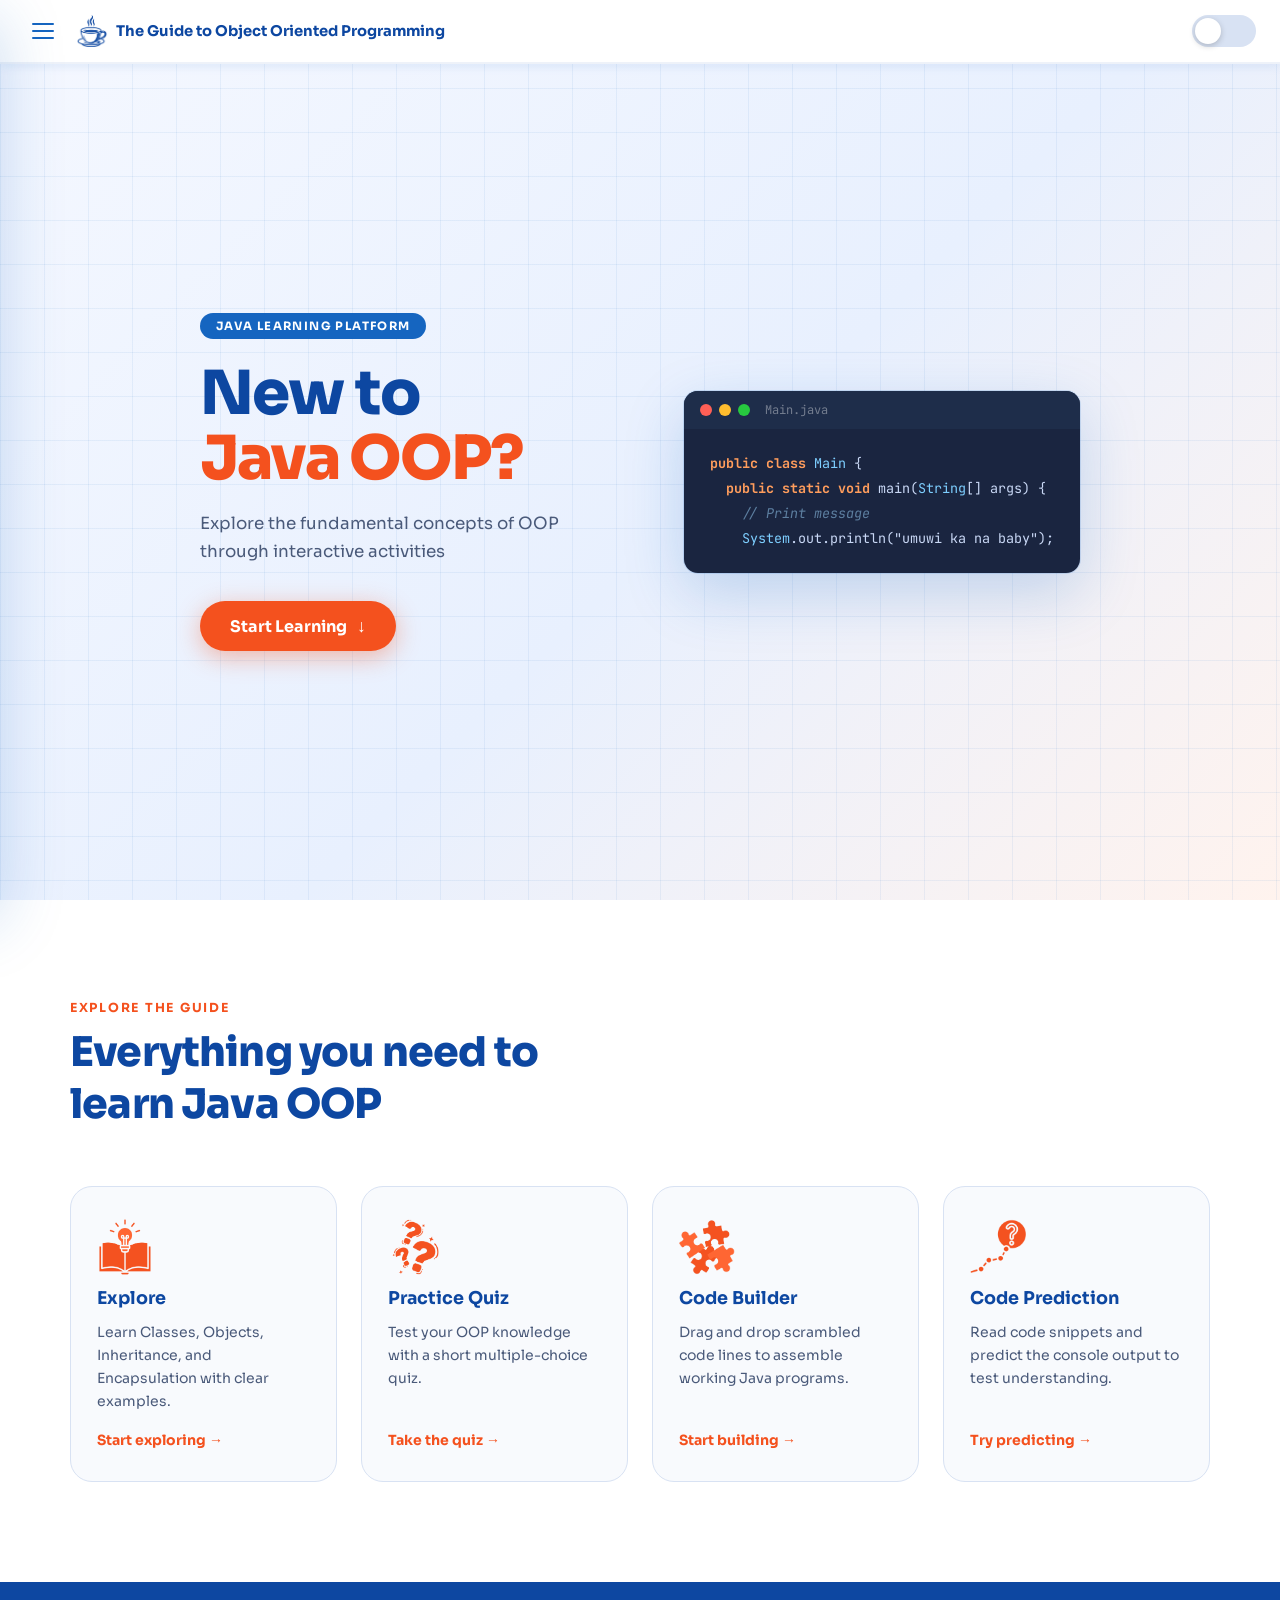
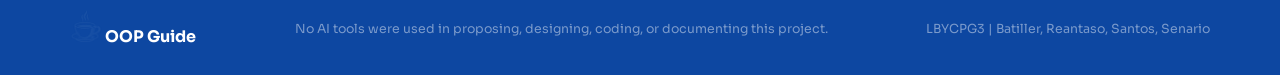
<file: html/index.html>
<!-- =============================================
  The Guide to Object Oriented Programming
  Purpose: Landing page introducing Java OOP concepts
  with hero section and feature navigation.
============================================= -->

<!DOCTYPE html>
<html lang="en">
<head>
  <!-- Meta Information -->
  <meta charset="UTF-8" />
  <meta name="viewport" content="width=device-width, initial-scale=1.0" />
  <title>The Guide to Object Oriented Programming</title>

  <!-- Fonts (JetBrains Mono for code, Sora for text) -->
  <link rel="preconnect" href="https://fonts.googleapis.com" />
  <link rel="preconnect" href="https://fonts.gstatic.com" crossorigin />
  <link href="https://fonts.googleapis.com/css2?family=JetBrains+Mono:wght@400;700&family=Sora:wght@300;400;600;700;800&display=swap" rel="stylesheet" />

  <!-- Stylesheets -->
  <link rel="stylesheet" href="../css/style.css" /> <!-- Global styles -->
  <link rel="stylesheet" id="darkmode-style" href="../css/darkmode.css" disabled /> <!-- Dark mode (toggleable) -->

  <!-- Favicon -->
  <link rel="icon" type="image/png" href="assets/logoDark.png">
</head>
<body>

  <!-- NAVBAR -->
  <!-- Dynamically injected navigation bar via navbar.js -->
  <div id="navbar-root"></div>

  <!-- HERO SECTION -->
  <!-- Landing section with background grid, title, subtitle, CTA button, and sample code window -->
  <section class="hero" id="hero">
    <div class="hero-bg-grid"></div>
    <div class="hero-content">
      <!-- Badge showing platform type -->
      <span class="hero-badge">Java Learning Platform</span>
      <!-- Main title with emphasis on Java OOP -->
      <h1 class="hero-title">New to<br><span class="hero-accent">Java OOP?</span></h1>
      <!-- Short description under the title -->
      <p class="hero-subtitle">Explore the fundamental concepts of OOP through interactive activities</p>
      <!-- Call-to-action button linking to features section -->
      <a href="#features" class="hero-btn">Start Learning <span class="btn-arrow">↓</span></a>
    </div>

    <!-- Hero visual: stylized code window with sample Java snippet -->
    <div class="hero-visual">
      <div class="code-window">
        <div class="code-window-bar">
          <!-- Red, yellow, green dots imitate a code editor window -->
          <span class="dot dot-red"></span>
          <span class="dot dot-yellow"></span>
          <span class="dot dot-green"></span>
          <span class="code-window-title">Main.java</span>
        </div>
        <div class="code-window-body">
          <!-- Sample Java code snippet demonstrating object creation and method call -->
          <span class="kw">public class</span> <span class="cn">Main</span> {<br>
          &nbsp;&nbsp;<span class="kw">public static void</span> main(<span class="cn">String</span>[] args) {<br>
          &nbsp;&nbsp;&nbsp;&nbsp;<span class="cm">// Print message</span><br>
          &nbsp;&nbsp;&nbsp;&nbsp;<span class="cn">System</span>.out.println(<span class="st">"umuwi ka na baby"</span>);<br>
        </div>
      </div>
    </div>
  </section>

  <!-- FEATURES SECTION -->
  <!-- Highlights the platform’s interactive learning modules -->
  <section class="features" id="features">
    <div class="features-inner">
      <p class="features-eyebrow">Explore the Guide</p>
      <h2 class="features-title">Everything you need to learn Java OOP</h2>
      <div class="cards-grid">

        <!-- Feature card: Explore -->
        <a href="oop.html" class="feature-card">
          <div class="feature-card-icon">
            <img src="assets/explore.png" alt="Explore Icon">
          </div>
          <h3 class="feature-card-title">Explore</h3>
          <p class="feature-card-desc">Learn Classes, Objects, Inheritance, and Encapsulation with clear examples.</p>
          <span class="feature-card-cta">Start exploring →</span>
        </a>

        <!-- Feature card: Practice Quiz -->
        <a href="quiz.html" class="feature-card">
          <div class="feature-card-icon">
            <img src="assets/practiceQuiz.png" alt="Practice Quiz Icon">
          </div>
          <h3 class="feature-card-title">Practice Quiz</h3>
          <p class="feature-card-desc">Test your OOP knowledge with a short multiple-choice quiz.</p>
          <span class="feature-card-cta">Take the quiz →</span>
        </a>

        <!-- Feature card: Code Builder -->
        <a href="dragdrop.html" class="feature-card">
          <div class="feature-card-icon">
            <img src="assets/codeBuilder.png" alt="Code Builder Icon">
          </div>
          <h3 class="feature-card-title">Code Builder</h3>
          <p class="feature-card-desc">Drag and drop scrambled code lines to assemble working Java programs.</p>
          <span class="feature-card-cta">Start building →</span>
        </a>

        <!-- Feature card: Code Prediction -->
        <a href="codeprediction.html" class="feature-card">
          <div class="feature-card-icon">
            <img src="assets/codePrediction.png" alt="Code Prediction Icon">
          </div>
          <h3 class="feature-card-title">Code Prediction</h3>
          <p class="feature-card-desc">Read code snippets and predict the console output to test understanding.</p>
          <span class="feature-card-cta">Try predicting →</span>
        </a>

      </div>
    </div>
  </section>

  <!-- FOOTER -->
  <!-- Dynamically injected footer via JS -->
  <div id="footer-root"></div>

  <!-- Scripts -->
  <!-- Navbar and main JS functionalities -->
  <script src="../js/navbar.js"></script>
  <script src="../js/main.js"></script>
</body>
</html>
</file>
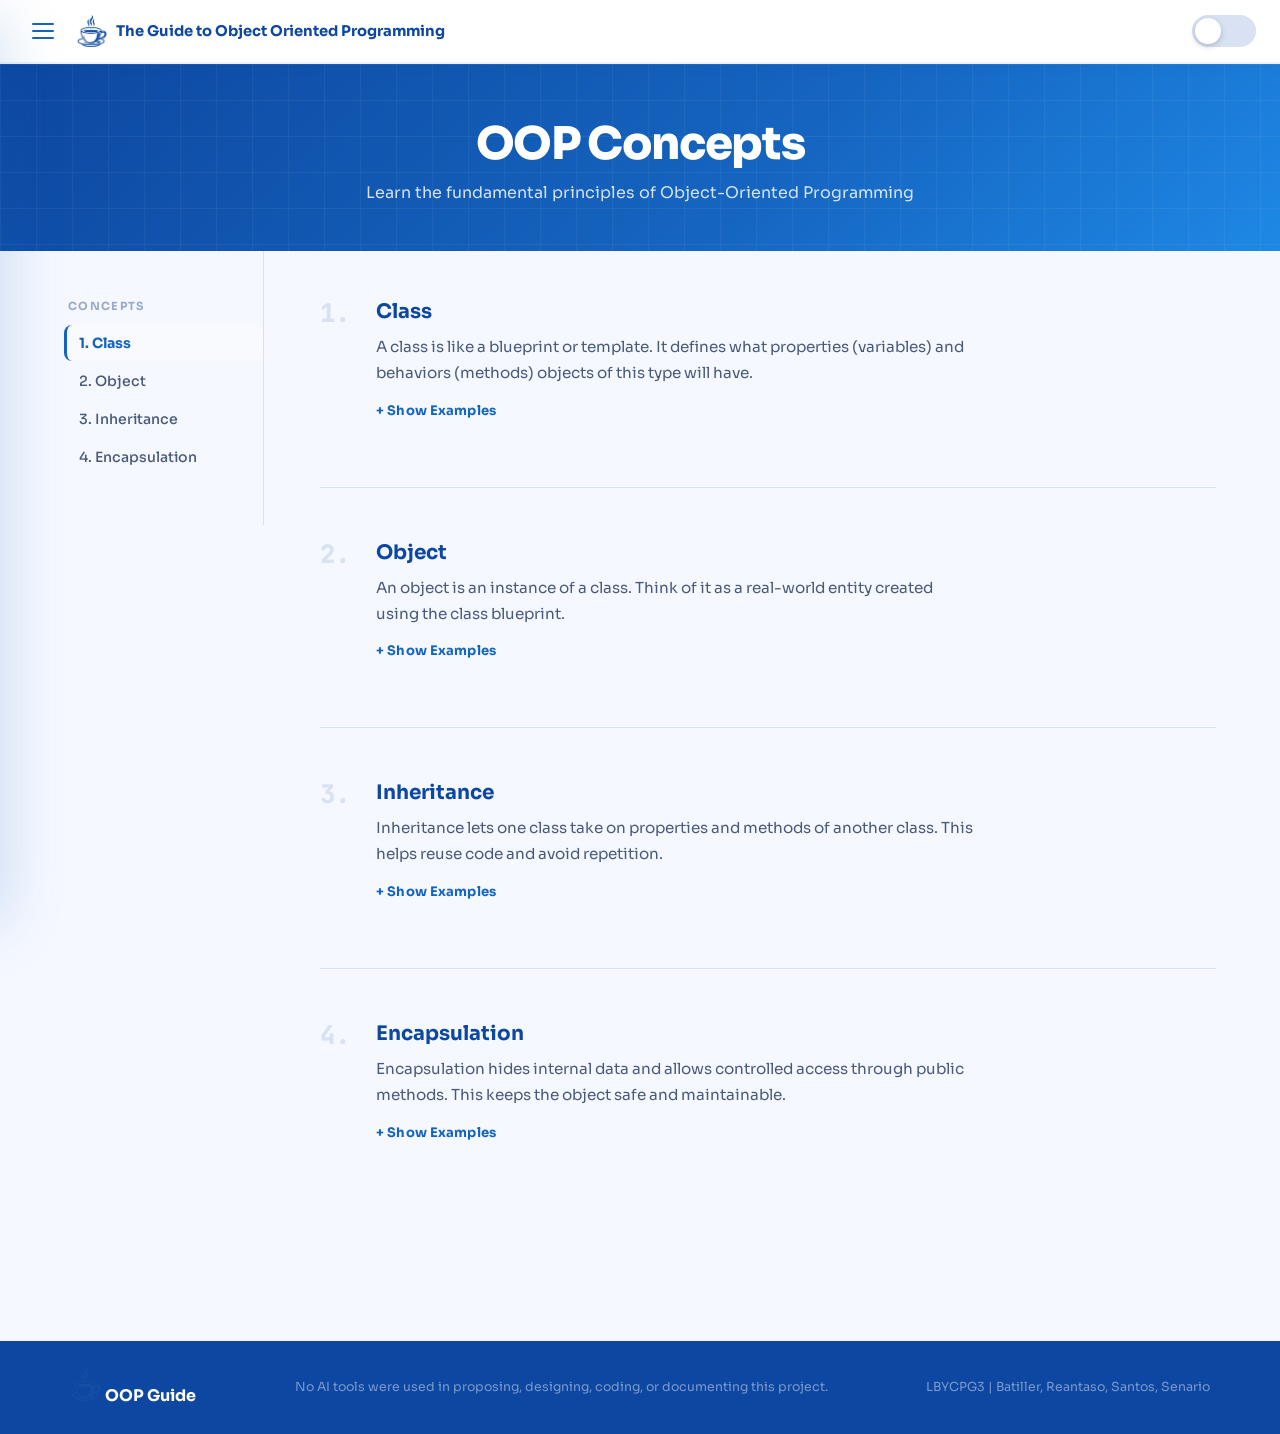
<file: html/oop.html>
<!DOCTYPE html>
<html lang="en">
<head>
  <meta charset="UTF-8" />
  <meta name="viewport" content="width=device-width, initial-scale=1.0" />
  <title>OOP Concepts — OOP Guide</title>
  <link rel="preconnect" href="https://fonts.googleapis.com" />
  <link rel="preconnect" href="https://fonts.gstatic.com" crossorigin />
  <link href="https://fonts.googleapis.com/css2?family=JetBrains+Mono:wght@400;700&family=Sora:wght@300;400;600;700;800&display=swap" rel="stylesheet" />
  <link rel="stylesheet" href="../css/style.css" />
  <link rel="stylesheet" href="../css/oop.css" />
  <link rel="stylesheet" id="darkmode-style" href="../css/darkmode.css" disabled />
  <link rel="icon" type="image/png" href="assets/logoDark.png">
</head>
<body>

<!-- NAVBAR -->
<!-- The navigation bar is injected here using navbar.js -->
<div id="navbar-root"></div>

<!-- PAGE BANNER HEADER -->
<header class="oop-banner-header">
  <h1>OOP Concepts</h1>
  <p class="lead">Learn the fundamental principles of Object-Oriented Programming</p>
</header>

<!-- PAGE LAYOUT -->
<div class="oop-layout">

  <!-- LEFT CONCEPT NAVIGATION -->
  <!-- Sidebar that lets users quickly jump to each OOP concept -->
  <aside class="concept-nav">
    <p class="concept-nav-label">Concepts</p>
    <a href="#class" class="concept-nav-item active">1. Class</a>
    <a href="#object" class="concept-nav-item">2. Object</a>
    <a href="#inheritance" class="concept-nav-item">3. Inheritance</a>
    <a href="#encapsulation" class="concept-nav-item">4. Encapsulation</a>
  </aside>

  <!-- MAIN CONTENT AREA -->
  <main class="oop-main">


    <!-- 1. CLASS SECTION -->
    <!-- Explains what a Class is and includes a toggleable example -->
    <section class="concept-section" id="class">
      <h2 class="concept-number">1.</h2>
      <div class="concept-body">
        <h3 class="concept-title">Class</h3>
        <p class="concept-desc">
          A class is like a blueprint or template. It defines what properties (variables) and behaviors (methods) objects of this type will have.
        </p>
        <!-- Button to show/hide example code -->
        <button class="show-btn" onclick="toggleExample('classExample', this)">
          + Show Examples
        </button>
        <!-- Example code block (hidden by default, toggled with button) -->
        <div class="example-block" id="classExample">
          <div class="code-block">
            <pre><span class="kw">class</span> <span class="cn">Car</span> {

    <span class="cn">String</span> brand;
    <span class="kw">int</span> speed;

    <span class="kw">void</span> drive() {
        System.out.println(<span class="str">"The car is moving"</span>);
    }

}</pre>
          </div>
        </div>
      </div>
    </section>

    <!-- 2. OBJECT SECTION -->
    <!-- Shows what an Object is, with a live example of using a Class -->
    <section class="concept-section" id="object">
      <h2 class="concept-number">2.</h2>
      <div class="concept-body">
        <h3 class="concept-title">Object</h3>
        <p class="concept-desc">
          An object is an instance of a class. Think of it as a real-world entity created using the class blueprint.
        </p>
        <button class="show-btn" onclick="toggleExample('objectExample', this)">
          + Show Examples
        </button>
        <div class="example-block" id="objectExample">
          <div class="code-block">
            <pre><span class="cn">Car</span> myCar = <span class="kw">new</span> <span class="cn">Car</span>();

myCar.brand = <span class="str">"Toyota"</span>;
myCar.speed = <span class="str">100</span>;

myCar.drive();</pre>
          </div>
        </div>
      </div>
    </section>

    <!-- 3. INHERITANCE SECTION -->
    <!-- Explains inheritance and how one class can extend another -->
    <section class="concept-section" id="inheritance">
      <h2 class="concept-number">3.</h2>
      <div class="concept-body">
        <h3 class="concept-title">Inheritance</h3>
        <p class="concept-desc">
          Inheritance lets one class take on properties and methods of another class. This helps reuse code and avoid repetition.
        </p>
        <button class="show-btn" onclick="toggleExample('inheritanceExample', this)">
          + Show Examples
        </button>
        <div class="example-block" id="inheritanceExample">
          <div class="code-block">
            <pre><span class="kw">class</span> <span class="cn">Animal</span> {

    <span class="kw">void</span> eat() {
        System.out.println(<span class="str">"This animal eats food"</span>);
    }

}

<span class="kw">class</span> <span class="cn">Dog</span> <span class="kw">extends</span> <span class="cn">Animal</span> {

    <span class="kw">void</span> bark() {
        System.out.println(<span class="str">"The dog barks"</span>);
    }

}</pre>
          </div>
        </div>
      </div>
    </section>

    <!-- 4. ENCAPSULATION SECTION -->
    <!-- Demonstrates encapsulation using private variables with getters and setters -->
    <section class="concept-section" id="encapsulation">
      <h2 class="concept-number">4.</h2>
      <div class="concept-body">
        <h3 class="concept-title">Encapsulation</h3>
        <p class="concept-desc">
          Encapsulation hides internal data and allows controlled access through public methods. This keeps the object safe and maintainable.
        </p>
        <button class="show-btn" onclick="toggleExample('encapsulationExample', this)">
          + Show Examples
        </button>
        <div class="example-block" id="encapsulationExample">
          <div class="code-block">
            <pre><span class="kw">class</span> <span class="cn">Person</span> {

    <span class="kw">private int</span> age;

    <span class="kw">public void</span> setAge(<span class="kw">int</span> a) {
        age = a;
    }

    <span class="kw">public int</span> getAge() {
        <span class="kw">return</span> age;
    }

}</pre>
          </div>
        </div>
      </div>
    </section>

  </main>
</div>

<div id="footer-root"></div>


<!-- SCRIPTS -->
<!-- Load JS files for navbar, page interactions, and OOP examples toggle -->
<script src="../js/navbar.js"></script>
<script src="../js/main.js"></script>
<script src="../js/oop.js"></script>
</file>
<file: css/style.css>
/* ---------- CSS VARIABLES ---------- */
:root {
  --java-blue:        #1565C0;
  --java-blue-light:  #1E88E5;
  --java-blue-dark:   #0D47A1;
  --java-orange:      #F4511E;
  --java-orange-light:#FF7043;
  --java-orange-dark: #BF360C;

  --white:      #FFFFFF;
  --off-white:  #F5F8FF;
  --gray-50:    #F8FAFD;
  --gray-100:   #EEF2F9;
  --gray-200:   #D8E2F3;
  --gray-400:   #9AAAC8;
  --gray-600:   #4A5A7A;
  --gray-800:   #1A2540;

  --nav-h:      64px;
  --sidebar-w:  272px;

  --r-sm: 8px;
  --r-md: 14px;
  --r-lg: 22px;

  --sh-sm: 0 2px 10px rgba(21,101,192,0.10);
  --sh-md: 0 8px 28px rgba(21,101,192,0.15);
  --sh-lg: 0 20px 60px rgba(21,101,192,0.22);

  --ease: 0.28s cubic-bezier(0.4,0,0.2,1);

  --font: 'Sora', sans-serif;
  --mono: 'JetBrains Mono', monospace;
}

/* ---------- RESET ---------- */
*, *::before, *::after {
  box-sizing: border-box;
  margin: 0;
  padding: 0;
}

html {
  scroll-behavior: smooth;
}

body {
  font-family: var(--font);
  background: var(--off-white);
  color: var(--gray-800);
  min-height: 100vh;
  overflow-x: hidden;
}

a {
  text-decoration: none;
  color: inherit;
}

/* =============================================
   SIDEBAR OVERLAY
   ============================================= */
.sidebar-overlay {
  position: fixed;
  inset: 0;
  background: rgba(13, 47, 100, 0.42);
  backdrop-filter: blur(3px);
  z-index: 200;
  opacity: 0;
  pointer-events: none;
  transition: opacity var(--ease);
}

.sidebar-overlay.active {
  opacity: 1;
  pointer-events: all;
}

/* =============================================
   SIDEBAR
   ============================================= */
.sidebar {
  position: fixed;
  top: 0;
  left: 0;
  height: 100%;
  width: var(--sidebar-w);
  background: var(--java-blue-dark);
  z-index: 300;
  display: flex;
  flex-direction: column;
  transform: translateX(calc(-1 * var(--sidebar-w)));
  transition: transform var(--ease);
  box-shadow: var(--sh-lg);
}

.sidebar.open {
  transform: translateX(0);
}

.sidebar-header {
  display: flex;
  align-items: center;
  justify-content: space-between;
  padding: 22px 20px 16px;
  border-bottom: 1px solid rgba(255, 255, 255, 0.10);
}

.sidebar-logo {
  display: flex;
  align-items: center;
  gap: 10px;
}

.sidebar-logo-icon {
  font-size: 1.4rem;
}

.sidebar-logo-text {
  font-family: var(--font);
  font-weight: 700;
  font-size: 1rem;
  color: var(--white);
  letter-spacing: 0.01em;
}

.sidebar-close {
  background: rgba(255, 255, 255, 0.10);
  border: none;
  color: var(--white);
  width: 34px;
  height: 34px;
  border-radius: 50%;
  cursor: pointer;
  font-size: 0.85rem;
  display: flex;
  align-items: center;
  justify-content: center;
  transition: background var(--ease);
}

.sidebar-close:hover {
  background: var(--java-orange);
}

.sidebar-nav {
  flex: 1;
  padding: 18px 12px;
  display: flex;
  flex-direction: column;
  gap: 4px;
  overflow-y: auto;
}

.sidebar-link {
  display: flex;
  align-items: center;
  gap: 12px;
  padding: 12px 14px;
  border-radius: var(--r-sm);
  color: rgba(255, 255, 255, 0.72);
  font-size: 0.92rem;
  font-weight: 500;
  transition: background var(--ease), color var(--ease);
}

.sidebar-link:hover {
  background: rgba(255, 255, 255, 0.10);
  color: var(--white);
}

.sidebar-link.active {
  background: var(--java-orange);
  color: var(--white);
  font-weight: 700;
}

/* ---------- IMAGE ICONS ---------- */
.sidebar-link-icon {
  width: 20px;
  height: 20px;
  object-fit: contain;
  flex-shrink: 0;
}

.feature-card-icon {
  width: 56px;
  height: 56px;
  display: flex;
  align-items: center;
  justify-content: center;
}

.feature-card-icon img {
  width: 100%;
  height: 100%;
  object-fit: contain;
}

.sidebar-footer {
  padding: 16px 20px;
  border-top: 1px solid rgba(255, 255, 255, 0.10);
}

.sidebar-footer p {
  color: rgba(255, 255, 255, 0.42);
  font-size: 0.75rem;
  line-height: 1.8;
}

/* =============================================
   TOP NAVBAR
   ============================================= */
.topnav {
  position: fixed;
  top: 0;
  left: 0;
  right: 0;
  height: var(--nav-h);
  background: var(--white);
  border-bottom: 2px solid var(--gray-100);
  z-index: 100;
  display: flex;
  align-items: center;
  justify-content: space-between;
  padding: 0 24px;
  gap: 16px;
  box-shadow: var(--sh-sm);
  transition: box-shadow var(--ease);
}

.topnav.scrolled {
  box-shadow: var(--sh-md);
}

.topnav-left {
  display: flex;
  align-items: center;
  gap: 14px;
  flex-shrink: 0;
}

.hamburger {
  background: none;
  border: none;
  cursor: pointer;
  width: 38px;
  height: 38px;
  display: flex;
  flex-direction: column;
  justify-content: center;
  align-items: center;
  gap: 5px;
  border-radius: var(--r-sm);
  padding: 6px;
  transition: background var(--ease);
  flex-shrink: 0;
}

.hamburger:hover {
  background: var(--gray-100);
}

.hamburger span {
  display: block;
  width: 22px;
  height: 2px;
  background: var(--java-blue);
  border-radius: 2px;
  transition: transform var(--ease), opacity var(--ease);
}

.topnav-brand {
  display: flex;
  align-items: center;
  gap: 8px;
  font-weight: 700;
  font-size: 0.92rem;
  color: var(--java-blue-dark);
}

.nav-logo {
  width: 32px;
  height: 32px;
  object-fit: contain;
  flex-shrink: 0;
}

.brand-text {
  display: none;
}

.topnav-links {
  display: none;
  align-items: center;
  gap: 4px;
  margin-left: auto;
}

.topnav-link {
  padding: 6px 14px;
  border-radius: 20px;
  font-size: 0.875rem;
  font-weight: 600;
  color: var(--gray-600);
  transition: background var(--ease), color var(--ease);
}

.topnav-link:hover {
  background: var(--gray-100);
  color: var(--java-blue);
}

.topnav-link.active {
  background: var(--java-blue);
  color: var(--white);
}

/* ---------- DARK MODE TOGGLE SWITCH ---------- */
/* The pill track */
.toggle-track {
  position: relative;
  width: 64px;
  height: 32px;
  border-radius: 32px;
  background: var(--gray-200);
  transition: background 0.35s ease;
  display: flex;
  align-items: center;
  padding: 0 5px;
  justify-content: space-between;
  border: none;
  cursor: pointer;
  outline: none;
  flex-shrink: 0;
}

/* Icon inside the track — sun on left, moon on right */
.toggle-track .icon-sun,
.toggle-track .icon-moon {
  font-size: 0.85rem;
  line-height: 1;
  z-index: 1;
  transition: opacity 0.3s ease;
  user-select: none;
}

.toggle-track .icon-sun  { opacity: 1; }
.toggle-track .icon-moon { opacity: 0.4; }

/* The sliding knob */
.toggle-knob {
  position: absolute;
  top: 3px;
  left: 3px;
  width: 26px;
  height: 26px;
  border-radius: 50%;
  background: var(--white);
  box-shadow: 0 2px 6px rgba(0,0,0,0.20);
  transition: transform 0.35s cubic-bezier(0.4,0,0.2,1), background 0.35s ease;
  z-index: 2;
}

/* =============================================
   HERO
   ============================================= */
.hero {
  min-height: 100vh;
  padding-top: var(--nav-h);
  display: flex;
  align-items: center;
  justify-content: center;
  gap: 64px;
  padding-left: 60px;
  padding-right: 60px;
  position: relative;
  background: linear-gradient(135deg, var(--off-white) 0%, #E8F0FE 55%, #FFF3EE 100%);
  overflow: hidden;
}

.hero-bg-grid {
  position: absolute;
  inset: 0;
  background-image:
    linear-gradient(rgba(21, 101, 192, 0.07) 1px, transparent 1px),
    linear-gradient(90deg, rgba(21, 101, 192, 0.07) 1px, transparent 1px);
  background-size: 44px 44px;
  pointer-events: none;
}

.hero-content {
  max-width: 500px;
  z-index: 1;
  animation: fadeSlideUp 0.65s ease both;
}

.hero-badge {
  display: inline-block;
  background: var(--java-blue);
  color: var(--white);
  font-size: 0.72rem;
  font-weight: 700;
  letter-spacing: 0.12em;
  text-transform: uppercase;
  padding: 6px 16px;
  border-radius: 20px;
  margin-bottom: 22px;
}

.hero-title {
  font-size: clamp(2.4rem, 5.5vw, 3.8rem);
  font-weight: 800;
  line-height: 1.08;
  color: var(--java-blue-dark);
  margin-bottom: 18px;
  letter-spacing: -0.03em;
}

.hero-accent {
  color: var(--java-orange);
}

.hero-subtitle {
  font-size: 1.05rem;
  color: var(--gray-600);
  line-height: 1.65;
  margin-bottom: 36px;
  font-weight: 400;
  max-width: 420px;
}

.hero-btn {
  display: inline-flex;
  align-items: center;
  gap: 10px;
  background: var(--java-orange);
  color: var(--white);
  font-family: var(--font);
  font-weight: 700;
  font-size: 1rem;
  padding: 14px 30px;
  border-radius: 50px;
  border: none;
  cursor: pointer;
  box-shadow: 0 6px 24px rgba(244, 81, 30, 0.38);
  transition: transform var(--ease), box-shadow var(--ease), background var(--ease);
}

.hero-btn:hover {
  background: var(--java-orange-dark);
  transform: translateY(-2px);
  box-shadow: 0 12px 36px rgba(244, 81, 30, 0.44);
}

.btn-arrow {
  font-size: 1.1rem;
  transition: transform var(--ease);
}

.hero-btn:hover .btn-arrow {
  transform: translateY(3px);
}

/* CODE WINDOW */
.hero-visual {
  z-index: 1;
  animation: fadeSlideUp 0.65s 0.18s ease both;
  flex-shrink: 0;
}

.code-window {
  background: var(--gray-800);
  border-radius: var(--r-md);
  overflow: hidden;
  box-shadow: var(--sh-lg), 0 0 0 1px rgba(21,101,192,0.15);
  min-width: 320px;
  max-width: 400px;
  animation: floatWindow 4s ease-in-out infinite;
}

@keyframes floatWindow {
  0%, 100% { transform: translateY(0); }
  50%       { transform: translateY(-10px); }
}

.code-window-bar {
  background: #1e2d4a;
  padding: 11px 16px;
  display: flex;
  align-items: center;
  gap: 7px;
}

.dot {
  width: 12px;
  height: 12px;
  border-radius: 50%;
}

.dot-red    { background: #FF5F56; }
.dot-yellow { background: #FFBD2E; }
.dot-green  { background: #27C93F; }

.code-window-title {
  font-family: var(--mono);
  font-size: 0.75rem;
  color: rgba(255,255,255,0.38);
  margin-left: 8px;
}

.code-window-body {
  font-family: var(--mono);
  font-size: 0.84rem;
  line-height: 1.85;
  padding: 22px 26px;
  color: #C9D8F5;
  overflow-x: auto;
}

.kw { color: #FF9D5C; font-weight: 700; }
.cn { color: #7ECFFF; }
.cm { color: #5d7fa0; font-style: italic; }

/* =============================================
   FEATURES SECTION
   ============================================= */
.features {
  background: var(--white);
  padding: 100px 60px;
}

.features-inner {
  max-width: 1140px;
  margin: 0 auto;
}

.features-eyebrow {
  font-size: 0.78rem;
  font-weight: 700;
  letter-spacing: 0.14em;
  text-transform: uppercase;
  color: var(--java-orange);
  margin-bottom: 10px;
}

.features-title {
  font-size: clamp(1.8rem, 3.2vw, 2.6rem);
  font-weight: 800;
  color: var(--java-blue-dark);
  margin-bottom: 56px;
  letter-spacing: -0.02em;
  max-width: 560px;
}

.cards-grid {
  display: grid;
  grid-template-columns: repeat(4, 1fr);
  gap: 24px;
}

.feature-card {
  background: var(--gray-50);
  border: 1.5px solid var(--gray-200);
  border-radius: var(--r-lg);
  padding: 32px 26px;
  display: flex;
  flex-direction: column;
  gap: 12px;
  position: relative;
  overflow: hidden;
  transition: transform var(--ease), box-shadow var(--ease), border-color var(--ease);
}

.feature-card::after {
  content: '';
  position: absolute;
  bottom: 0; left: 0; right: 0;
  height: 4px;
  background: linear-gradient(90deg, var(--java-blue), var(--java-orange));
  transform: scaleX(0);
  transform-origin: left;
  transition: transform var(--ease);
}

.feature-card:hover {
  transform: translateY(-6px);
  box-shadow: var(--sh-md);
  border-color: var(--java-blue-light);
}

.feature-card:hover::after {
  transform: scaleX(1);
}

.feature-card-title {
  font-size: 1.1rem;
  font-weight: 700;
  color: var(--java-blue-dark);
}

.feature-card-desc {
  font-size: 0.875rem;
  color: var(--gray-600);
  line-height: 1.65;
  flex: 1;
}

.feature-card-cta {
  font-size: 0.875rem;
  font-weight: 700;
  color: var(--java-orange);
  margin-top: 6px;
  display: inline-block;
  transition: letter-spacing var(--ease);
}

.feature-card:hover .feature-card-cta {
  letter-spacing: 0.03em;
}

/* =============================================
   FOOTER
   ============================================= */
.footer {
  background: var(--java-blue-dark);
  padding: 28px 60px;
}

.footer-inner {
  max-width: 1140px;
  margin: 0 auto;
  display: flex;
  align-items: center;
  justify-content: space-between;
  flex-wrap: wrap;
  gap: 10px;
}

.footer-logo {
  font-size: 1rem;
  font-weight: 700;
  color: var(--white);
}

.footer-credit {
  font-size: 0.78rem;
  color: rgba(255,255,255,0.45);
}

/* =============================================
   ANIMATIONS
   ============================================= */
@keyframes fadeSlideUp {
  from { opacity: 0; transform: translateY(30px); }
  to   { opacity: 1; transform: translateY(0); }
}

/* =============================================
   RESPONSIVE
   ============================================= */
@media (min-width: 960px) {
  .topnav-links { display: flex; }
  .brand-text   { display: inline; }
}

@media (max-width: 1024px) {
  .cards-grid { grid-template-columns: repeat(2, 1fr); }
}

@media (max-width: 860px) {
  .hero {
    flex-direction: column;
    padding: 100px 28px 70px;
    gap: 44px;
    text-align: center;
    min-height: auto;
  }
  .hero-subtitle  { margin-left: auto; margin-right: auto; }
  .hero-visual    { width: 100%; }
  .code-window    { max-width: 100%; min-width: unset; }
  .features       { padding: 70px 28px; }
  .footer         { padding: 24px 28px; }
  .footer-inner   { flex-direction: column; text-align: center; }
}

@media (max-width: 560px) {
  .cards-grid   { grid-template-columns: 1fr; }
  .darkmode-btn { display: none; }
}
</file>
<file: css/darkmode.css>
/* =============================================
   CPG3 OOP GUIDE — darkmode.css
   Purpose: Defines the dark theme styles for the
   entire application, prioritizing readability,
   contrast, and UI consistency across components.
   ============================================= */

/* ---------- BASE STYLES ----------
   Applies global dark background and default text color
---------------------------------- */
body {
  background: #111827;
  color: #e2e8f0;
}

/* ---------- TOP NAVIGATION ----------
   Styles for the fixed top navigation bar and its elements
-------------------------------------- */
.topnav {
  background: #0f172a;
  border-bottom-color: #1e293b;
  box-shadow: 0 2px 10px rgba(0,0,0,0.4);
}

.topnav-brand      { color: #e2e8f0; }
.hamburger span    { background: #94b4d4; }

/* Navigation links (default, hover, active states) */
.topnav-link       { color: #94b4d4; }
.topnav-link:hover { background: rgba(148,180,212,0.12); color: #e2e8f0; }
.topnav-link.active { background: #1d4ed8; color: #ffffff; }

/* Dark mode toggle button */
.darkmode-btn {
  border-color: #1e293b;
  color: #94b4d4;
}
.darkmode-btn:hover {
  border-color: #3b82f6;
  color: #e2e8f0;
  background: rgba(59,130,246,0.12);
}

/* ---------- SIDEBAR ----------
   Off-canvas sidebar navigation and overlay
---------------------------------- */
.sidebar              { background: #0f172a; }
.sidebar-header       { border-bottom-color: #1e293b; }
.sidebar-logo-text    { color: #e2e8f0; }

/* Close button */
.sidebar-close        { background: rgba(255,255,255,0.08); color: #94b4d4; }
.sidebar-close:hover  { background: #f4511e; color: #fff; }

/* Sidebar links */
.sidebar-link         { color: #94b4d4; }
.sidebar-link:hover   { background: rgba(255,255,255,0.08); color: #e2e8f0; }
.sidebar-link.active  { background: #1d4ed8; color: #ffffff; }

/* Footer and overlay */
.sidebar-footer       { border-top-color: #1e293b; }
.sidebar-footer p     { color: #475569; }
.sidebar-overlay      { background: rgba(0,0,0,0.65); }

/* ---------- HERO SECTION ----------
   Landing section with gradient + grid overlay
---------------------------------- */
.hero {
  background: linear-gradient(135deg, #0f172a 0%, #111827 55%, #1c1007 100%);
}

/* Subtle grid background effect */
.hero-bg-grid {
  background-image:
    linear-gradient(rgba(59,130,246,0.07) 1px, transparent 1px),
    linear-gradient(90deg, rgba(59,130,246,0.07) 1px, transparent 1px);
}

/* Hero text styles */
.hero-badge    { background: #1d4ed8; color: #ffffff; }
.hero-title    { color: #f1f5f9; }
.hero-accent   { color: #fb923c; }
.hero-subtitle { color: #94b4d4; }

/* ---------- FEATURES SECTION ----------
   Card-based layout for feature highlights
---------------------------------- */
.features            { background: #0f172a; }
.features-eyebrow    { color: #fb923c; }
.features-title      { color: #f1f5f9; }
.features-subtitle   { color: #94b4d4; }

/* Feature cards */
.feature-card            { background: #1e293b; border-color: #334155; }
.feature-card:hover      { border-color: #3b82f6; box-shadow: 0 8px 28px rgba(0,0,0,0.4); }
.feature-card-title      { color: #f1f5f9; }
.feature-card-desc       { color: #94a3b8; }
.feature-card-cta        { color: #fb923c; }

/* ---------- OOP CONTENT PAGE ----------
   Layout for concept navigation and sections
---------------------------------- */

/* Side navigation */
.concept-nav             { border-right-color: #1e293b; }
.concept-nav-label       { color: #475569; }
.concept-nav-item        { color: #94a3b8; }
.concept-nav-item:hover  { background: #1e293b; color: #e2e8f0; }
.concept-nav-item.active {
  background: #1e293b;
  color: #93c5fd;
  border-left-color: #3b82f6;
}

/* Page header */
.oop-page-header         { border-bottom-color: #1e293b; }
.oop-page-title          { color: #f1f5f9; }
.oop-page-subtitle       { color: #94a3b8; }

/* Concept sections */
.concept-section         { border-bottom-color: #1e293b; }
.concept-number          { color: #334155; }
.concept-title           { color: #f1f5f9; }
.concept-desc            { color: #94a3b8; }

/* Expand/collapse button */
.show-btn                { color: #60a5fa; }
.show-btn:hover          { color: #fb923c; }

/* Code block styling (dark mode adaptation) */
.code-block {
  background: #1e293b;
  border-color: #334155;
  border-left-color: #3b82f6;
}
.code-block pre { color: #e2e8f0; }

/* Syntax highlighting */
.kw  { color: #93c5fd; }   /* keywords */
.cn  { color: #7dd3fc; }   /* class names */
.str { color: #86efac; }   /* strings */
.cm  { color: #64748b; }   /* comments */

/* ---------- TOGGLE SWITCH ----------
   Dark mode state for toggle component
---------------------------------- */
.toggle-track        { background: #1a1a1a; }
.toggle-track .icon-sun  { opacity: 0.35; }
.toggle-track .icon-moon { opacity: 1; }

/* Knob shifts right when dark mode is active */
.toggle-track .toggle-knob {
  transform: translateX(32px);
  background: #f0f0f0;
}

/* ---------- FOOTER ----------
   Footer styling consistent with dark theme
---------------------------------- */
.footer        { background: #0f172a; }
.footer-logo   { color: #e2e8f0; }
.footer-credit { color: #475569; }

/* =============================================
   QUIZ PAGE — Dark Mode Overrides
   Overrides specific components used in quiz UI
   ============================================= */

/* Header banner with gradient + grid overlay */
.quiz-header {
  background: linear-gradient(135deg, #0a1628 0%, #0f1f3d 60%, #162444 100%);
}

.quiz-header::before {
  background-image:
    linear-gradient(rgba(99,149,255,0.06) 1px, transparent 1px),
    linear-gradient(90deg, rgba(99,149,255,0.06) 1px, transparent 1px);
}

.quiz-header h1   { color: #f1f5f9; }
.quiz-header .lead { color: #93b4d8; }

/* Question cards */
.quiz-card {
  background: #1a2540;
  border-color: #243050;
  box-shadow: 0 2px 10px rgba(0,0,0,0.35);
}

/* Decorative accent bar */
.quiz-card::before {
  background: linear-gradient(180deg, #3b82f6, #60a5fa);
}

.quiz-card:hover {
  border-color: #3b5998;
  box-shadow: 0 8px 28px rgba(0,0,0,0.45);
}

.quiz-card h5 { color: #bfd4f5; }

/* Answer options */
.quiz-option {
  background: #111827;
  border-color: #243050;
}

.quiz-option label {
  color: #8ba8cc;
}

.quiz-option:hover {
  background: #1a2f52;
  border-color: #3b82f6;
}

.quiz-option:hover label {
  color: #c7dcf8;
}

/* Radio button styling */
.quiz-option input[type="radio"] {
  accent-color: #60a5fa;
}

.quiz-option input[type="radio"]:checked + span {
  color: #bfd4f5;
}

/* Submit button (accent color retained) */
.quiz-submit-btn {
  background: #f4511e;
  box-shadow: 0 6px 24px rgba(244,81,30,0.28);
}

.quiz-submit-btn:hover {
  background: #d84315;
  box-shadow: 0 12px 36px rgba(244,81,30,0.38);
}

/* Score/result container — FIXED */
#score {
  background: #1a2540 !important;
  border: 2px solid #2a4a8a !important;
  color: #bfd4f5 !important;
  box-shadow: 0 8px 28px rgba(0,0,0,0.4) !important;
}

.score-message {
  color: #7a9cc4;
}

/* Retry button */
.quiz-retry-btn {
  color: #60a5fa;
  border-color: #2a4a8a;
}

.quiz-retry-btn:hover {
  background: #1d4ed8;
  color: #ffffff;
  border-color: #1d4ed8;
}

/* Banner header (OOP page) */
.oop-banner-header {
  background: linear-gradient(135deg, #0a1628 0%, #0f1f3d 60%, #162444 100%);
}

.oop-banner-header::before {
  background-image:
    linear-gradient(rgba(99,149,255,0.06) 1px, transparent 1px),
    linear-gradient(90deg, rgba(99,149,255,0.06) 1px, transparent 1px);
}

.oop-banner-header h1   { color: #f1f5f9; }
.oop-banner-header .lead { color: #93b4d8; }

/* =============================================
   DRAG & DROP PAGE — Dark Mode Overrides
   ============================================= */

body                          { background-color: #0f172a; }

.activity-header              { border-bottom-color: #1e293b; }
.oop-page-title               { color: #f1f5f9; }
.oop-page-subtitle            { color: #94a3b8; }

.activity-card {
  background: #1a2540;
  border-color: #243050;
  box-shadow: 0 4px 6px rgba(0,0,0,0.35);
}

.section-label                { color: #60a5fa; }

.list-group-item {
  background: #111827 !important;
  border-color: #243050;
  color: #e2e8f0 !important;
}

.list-group-item:hover        { border-color: #3b82f6; }

.bubble-select {
  background-color: #1e293b;
  border-color: #334155;
  color: #e2e8f0;
}

#result                       { color: #93c5fd; }

/* =============================================
   DRAG & DROP RESULT CARD — Dark Mode Overrides
   Matches quiz score box styling
   ============================================= */
.result-card {
  background: #1a2540 !important;
  border: 2px solid #2a4a8a !important;
  color: #bfd4f5 !important;
  box-shadow: 0 8px 28px rgba(0,0,0,0.4) !important;
}

.result-message {
  color: #7a9cc4;
}

/* Retry button — consistent with quiz dark mode */
.quiz-retry-btn {
  color: #60a5fa;
  border-color: #2a4a8a;
}

.quiz-retry-btn:hover {
  background: #1d4ed8;
  color: #ffffff;
  border-color: #1d4ed8;
}

/* =============================================
   CODE PREDICTION PAGE — Dark Mode Overrides
   Mirrors quiz card styles with matching dark palette
   ============================================= */

/* Code block — dark background with blue border accent */
.code-block {
  background: #0f172a;
  border-color: #243050;
}

.code-block pre {
  color: #c9d9f0;
}

/* Text input — dark fill, subtle blue focus ring */
.predict-input {
  background: #111827;
  border-color: #243050;
  color: #e2e8f0;
}

.predict-input::placeholder {
  color: #475569;
}

.predict-input:focus {
  border-color: #3b82f6;
  box-shadow: 0 0 0 3px rgba(59, 130, 246, 0.18);
}

/* Score display box */
.score-display {
  background: #1a2540;
  border-color: #2a4a8a;
  color: #bfd4f5;
  box-shadow: 0 8px 28px rgba(0,0,0,0.4);
}

/* Retry button */
.quiz-retry-btn {
  color: #60a5fa;
  border-color: #2a4a8a;
}

.quiz-retry-btn:hover {
  background: #1d4ed8;
  color: #ffffff;
  border-color: #1d4ed8;
}
</file>
<file: css/oop.css>
/* =============================================
   OOP CONCEPTS PAGE — oop.css
   Defines the layout and styling for the OOP Concepts page.
   Structure:
   - Left: Sticky concept navigation
   - Right: Scrollable content area
   Focus: readability, spacing consistency, and scalability
   ============================================= */

/* ---------- PAGE LAYOUT ----------
   Root flex container that controls overall structure
---------------------------------- */
/* ---------- PAGE LAYOUT ---------- */
.oop-layout {
  display: flex;
  min-height: calc(100vh - var(--nav-h));
  margin-top: 0; /* banner handles the offset */

  max-width: 1200px;
  margin-left: auto;
  margin-right: auto;

  padding: 0 24px;
  gap: 0;
}

/* ---------- BANNER HEADER ---------- */
.oop-banner-header {
  margin-top: var(--nav-h);
  background: linear-gradient(135deg, var(--java-blue-dark) 0%, var(--java-blue) 60%, var(--java-blue-light) 100%);
  color: var(--white);
  text-align: center;
  padding: 52px 24px 48px;
  position: relative;
  overflow: hidden;
}

.oop-banner-header::before {
  content: '';
  position: absolute;
  inset: 0;
  background-image:
    linear-gradient(rgba(255,255,255,0.05) 1px, transparent 1px),
    linear-gradient(90deg, rgba(255,255,255,0.05) 1px, transparent 1px);
  background-size: 36px 36px;
  pointer-events: none;
}

.oop-banner-header h1 {
  font-family: var(--font);
  font-size: clamp(1.8rem, 4vw, 2.8rem);
  font-weight: 800;
  letter-spacing: -0.03em;
  margin-bottom: 10px;
  position: relative;
  z-index: 1;
}

.oop-banner-header .lead {
  font-size: 1rem;
  font-weight: 400;
  opacity: 0.82;
  position: relative;
  z-index: 1;
  margin-bottom: 0;
}
/* ---------- CONCEPT NAV (LEFT PANEL) ----------
   Sticky sidebar for navigating between sections
---------------------------------- */
.concept-nav {
  width: 200px;
  flex-shrink: 0;

  padding: 48px 0;
  position: sticky;
  top: var(--nav-h);
  height: fit-content;

  border-right: 1.5px solid var(--gray-200);
}

/* Section label (e.g., "Concepts") */
.concept-nav-label {
  font-size: 0.7rem;
  font-weight: 700;
  letter-spacing: 0.12em;
  text-transform: uppercase;

  color: var(--gray-400);
  margin-bottom: 12px;
  padding-left: 4px;
}

/* Navigation items */
.concept-nav-item {
  display: block;
  padding: 9px 12px;

  font-size: 0.88rem;
  font-weight: 500;
  color: var(--gray-600);

  border-radius: var(--r-sm);
  margin-bottom: 2px;

  border-left: 3px solid transparent;
  transition: background var(--ease), color var(--ease);
}

/* Hover feedback */
.concept-nav-item:hover {
  background: var(--gray-100);
  color: var(--java-blue);
}

/* Active state (current section) */
.concept-nav-item.active {
  color: var(--java-blue);
  font-weight: 700;

  border-left-color: var(--java-blue);
  background: var(--gray-50);
}

/* ---------- MAIN CONTENT ----------
   Container for all concept sections
---------------------------------- */
.oop-main {
  flex: 1;
  min-width: 0;

  /* Left padding separates content from sidebar */
  padding: 48px 0 80px 56px;
}

/* ---------- PAGE HEADER ----------
   Introductory section (title + subtitle)
---------------------------------- */
.oop-page-header {
  margin-bottom: 52px;
  padding-bottom: 28px;

  border-bottom: 1.5px solid var(--gray-200);
}

/* Main title */
.oop-page-title {
  font-size: clamp(1.8rem, 3vw, 2.4rem);
  font-weight: 800;
  line-height: 1.15;
  letter-spacing: -0.02em;

  color: var(--java-blue-dark);
  margin-bottom: 10px;
}

/* Subtitle / description */
.oop-page-subtitle {
  font-size: 1rem;
  font-weight: 400;
  color: var(--gray-600);
}

/* ---------- CONCEPT SECTIONS ----------
   Individual blocks per OOP concept
---------------------------------- */
.concept-section {
  display: flex;
  gap: 20px;

  margin-bottom: 52px;
  padding-bottom: 52px;

  border-bottom: 1px solid var(--gray-200);

  /* Offsets anchor scroll to avoid navbar overlap */
  scroll-margin-top: calc(var(--nav-h) + 24px);
}

/* Remove divider on last section */
.concept-section:last-child {
  border-bottom: none;
}

/* Concept index (01, 02, etc.) */
.concept-number {
  width: 36px;
  flex-shrink: 0;

  font-family: var(--mono);
  font-size: 1.6rem;
  font-weight: 800;
  line-height: 1;

  color: var(--gray-200);
  padding-top: 2px;
}

/* Text container */
.concept-body {
  flex: 1;
  min-width: 0;
}

/* Section title */
.concept-title {
  font-size: 1.25rem;
  font-weight: 700;

  color: var(--java-blue-dark);
  margin-bottom: 10px;
}

/* Description text */
.concept-desc {
  font-size: 0.95rem;
  line-height: 1.7;

  color: var(--gray-600);
  margin-bottom: 16px;

  max-width: 600px;
}

/* ---------- TOGGLE (EXAMPLES) ----------
   Button for showing/hiding code snippets
---------------------------------- */
.show-btn {
  display: block;

  background: none;
  border: none;
  padding: 0;

  font-family: var(--font);
  font-size: 0.82rem;
  font-weight: 700;
  letter-spacing: 0.01em;

  color: var(--java-blue);
  cursor: pointer;

  margin-bottom: 16px;
  transition: color var(--ease);
}

/* Hover state */
.show-btn:hover {
  color: var(--java-orange);
}

/* ---------- CODE EXAMPLES ----------
   Hidden by default; toggled via JS
---------------------------------- */
.example-block {
  display: none;
  margin-top: 4px;
}

/* Visible state */
.example-block.open {
  display: block;
}

/* Code container */
.code-block {
  max-width: 580px;
  overflow-x: auto;

  background: #f4f6f9;
  border: 1.5px solid var(--gray-200);
  border-left: 4px solid var(--java-blue);
  border-radius: var(--r-sm);
}

/* Code formatting */
.code-block pre {
  margin: 0;
  padding: 20px 24px;

  font-family: var(--mono);
  font-size: 0.84rem;
  line-height: 1.85;

  color: var(--gray-800);
  white-space: pre;
}

/* Syntax highlighting */
.kw  { color: #0D47A1; font-weight: 700; } /* keywords */
.cn  { color: #1565C0; }                   /* identifiers / class names */
.str { color: #2E7D32; }                   /* string literals */
.cm  { color: #888; font-style: italic; }  /* comments */

/* ---------- RESPONSIVE ----------
   Adjusts layout for tablets and below
---------------------------------- */
@media (max-width: 768px) {

  /* Switch to vertical layout */
  .oop-layout {
    flex-direction: column;
    padding: 0 16px;
  }

  /* Sidebar becomes horizontal nav */
  .concept-nav {
    width: 100%;
    position: static;

    border-right: none;
    border-bottom: 1.5px solid var(--gray-200);

    padding: 24px 0 16px;

    display: flex;
    flex-wrap: wrap;
    align-items: center;
    gap: 6px;
  }

  .concept-nav-label {
    width: 100%;
    margin-bottom: 6px;
  }

  /* Compact nav items */
  .concept-nav-item {
    margin-bottom: 0;
    padding: 6px 12px;

    font-size: 0.82rem;
    border-left: none;
    border-bottom: 2px solid transparent;
    border-radius: var(--r-sm);
  }

  /* Active indicator shifts to bottom border */
  .concept-nav-item.active {
    border-left: none;
    border-bottom-color: var(--java-blue);
  }

  /* Adjust content spacing */
  .oop-main {
    padding: 32px 0 60px 0;
  }

  /* Tighter spacing for smaller screens */
  .concept-section {
    gap: 12px;
  }

  .concept-number {
    width: 28px;
    font-size: 1.2rem;
  }
}
</file>
